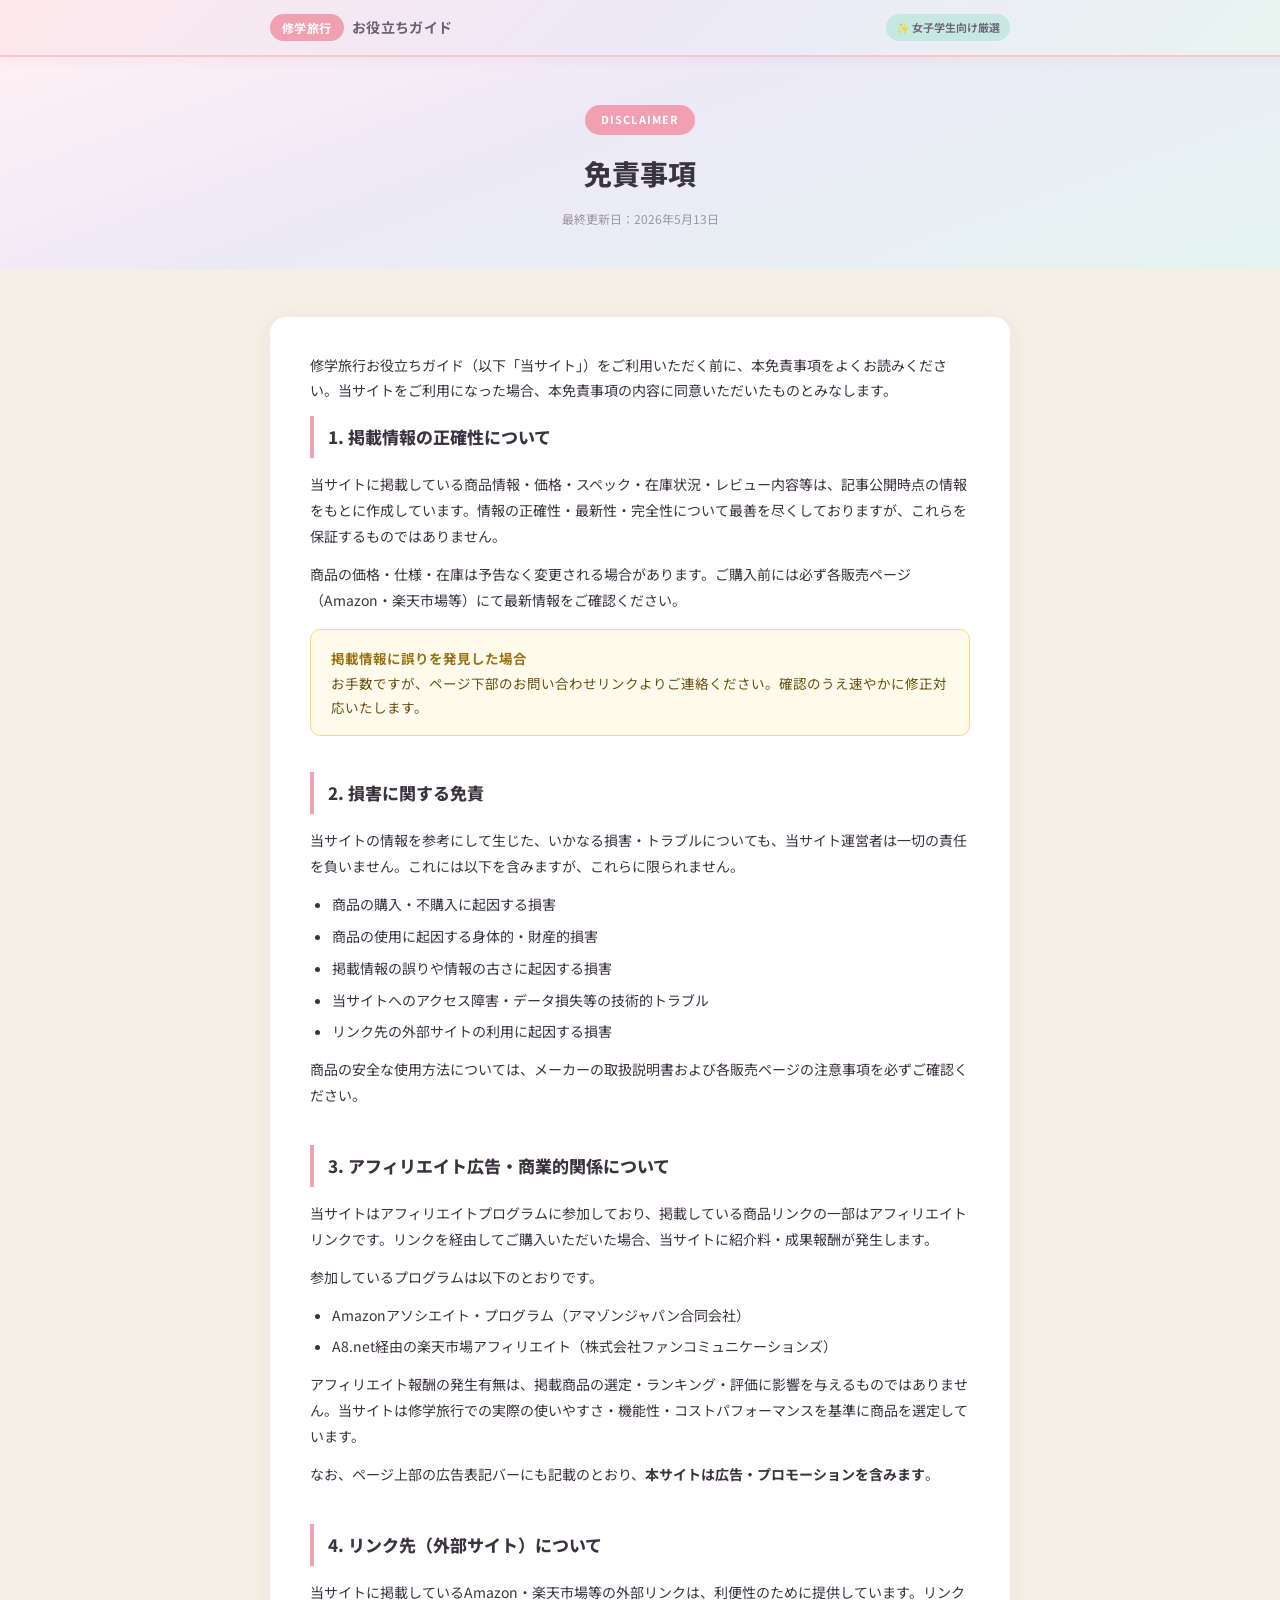
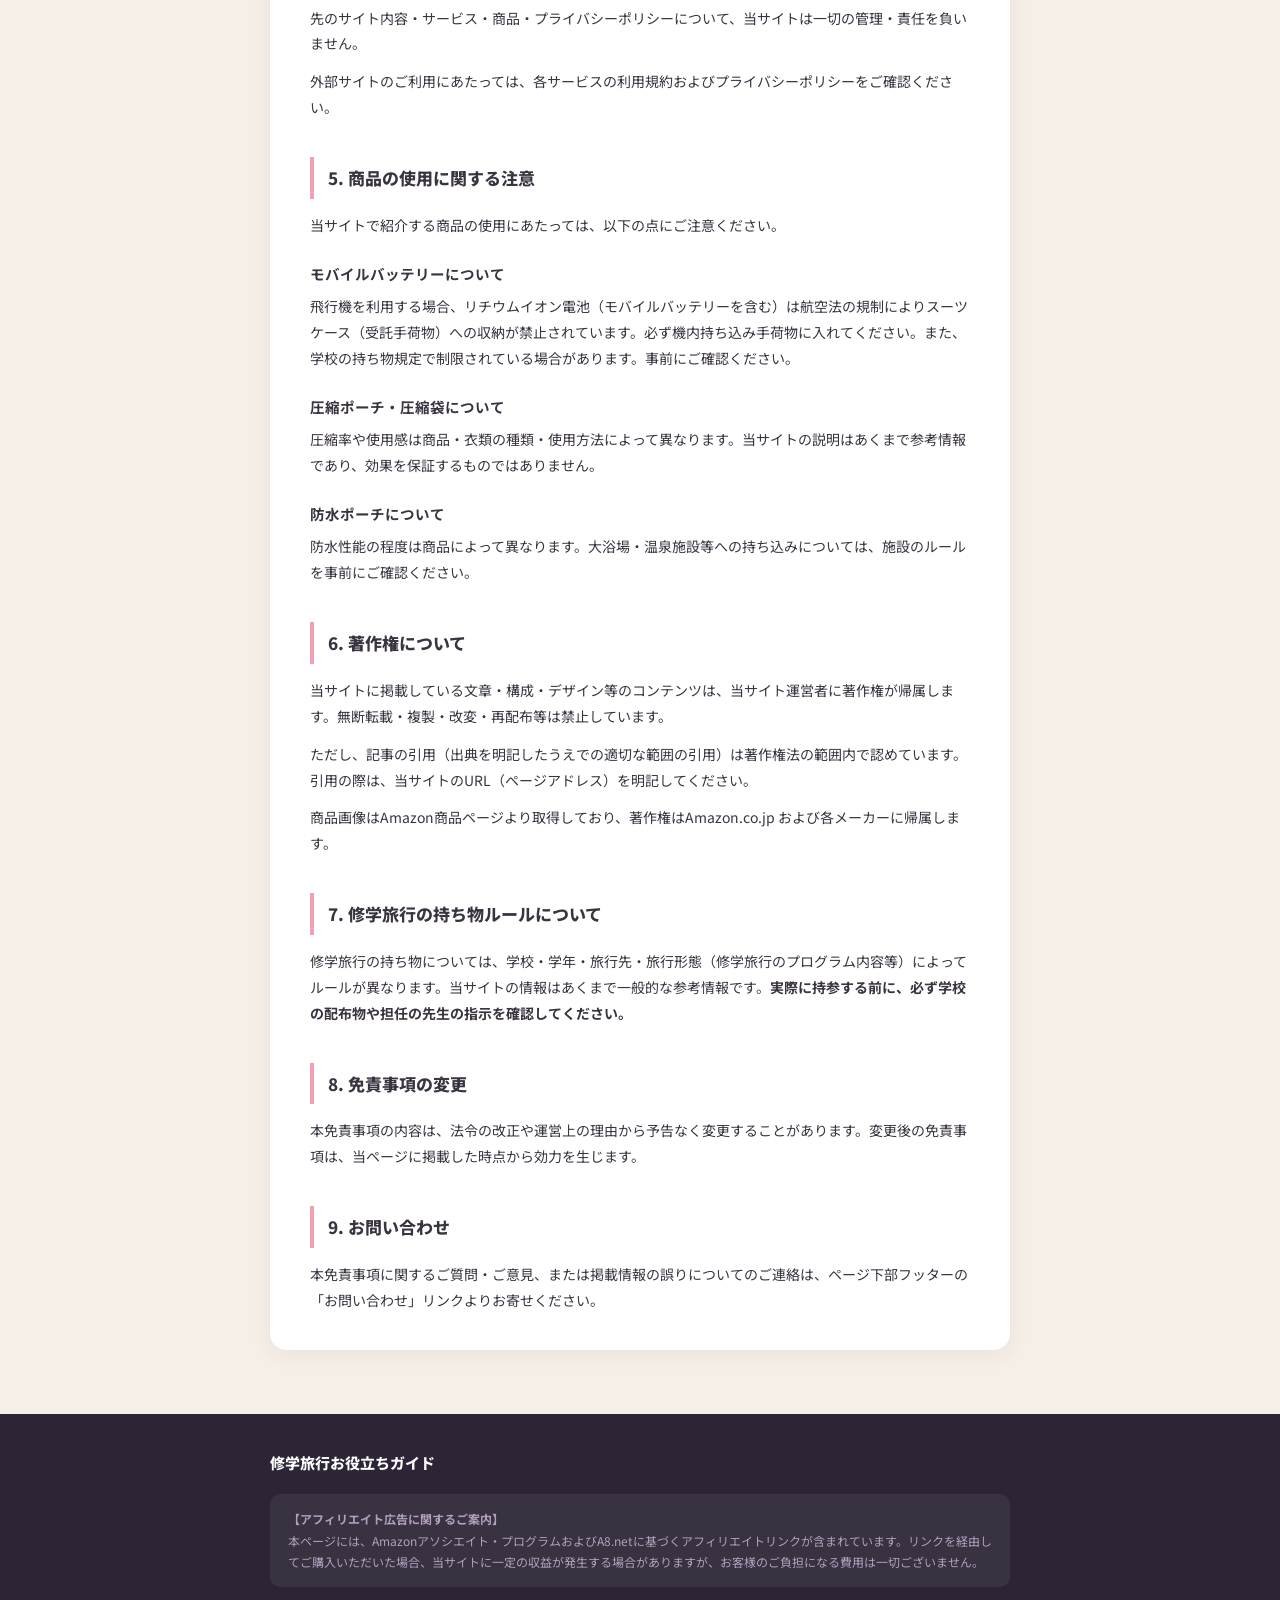
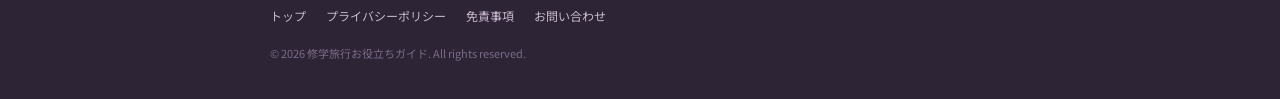
<file: disclaimer.html>
<!DOCTYPE html>
<html lang="ja">
<head>
  <meta charset="UTF-8">
  <meta name="viewport" content="width=device-width, initial-scale=1.0">
  <meta name="description" content="修学旅行お役立ちガイドの免責事項ページです。掲載情報の正確性、アフィリエイトリンク、著作権、リンク先に関する免責内容を説明しています。">
  <title>免責事項｜修学旅行お役立ちガイド</title>
  <link rel="stylesheet" href="style.css">
  <link rel="preconnect" href="https://fonts.googleapis.com">
  <link rel="preconnect" href="https://fonts.gstatic.com" crossorigin>
  <link href="https://fonts.googleapis.com/css2?family=Noto+Sans+JP:wght@400;600;700;800&display=swap" rel="stylesheet">
  <style>
    /* ===== Static Page Styles ===== */
    .static-hero {
      background: linear-gradient(160deg, #fff0f4 0%, #ede9f7 40%, #e4f4f0 100%);
      padding: 48px 0 40px;
      text-align: center;
    }
    .static-hero .page-label {
      display: inline-block;
      background: var(--pink-dark);
      color: white;
      font-size: 11px;
      font-weight: 700;
      letter-spacing: 0.1em;
      padding: 5px 16px;
      border-radius: 20px;
      margin-bottom: 14px;
    }
    .static-hero h1 {
      font-size: clamp(20px, 4vw, 28px);
      font-weight: 800;
      color: var(--text-dark);
    }
    .static-hero .update-date {
      font-size: 12px;
      color: var(--text-light);
      margin-top: 10px;
    }
    .static-content {
      background: var(--beige);
      padding: 48px 0 64px;
    }
    .static-inner {
      background: white;
      border-radius: var(--radius);
      padding: 36px 40px;
      box-shadow: var(--shadow);
    }
    .static-inner h2 {
      font-size: 17px;
      font-weight: 800;
      color: var(--text-dark);
      border-left: 4px solid var(--pink-dark);
      padding: 6px 0 6px 14px;
      margin: 36px 0 14px;
    }
    .static-inner h2:first-of-type { margin-top: 0; }
    .static-inner h3 {
      font-size: 14.5px;
      font-weight: 700;
      color: var(--text-dark);
      margin: 22px 0 8px;
    }
    .static-inner p {
      font-size: 14px;
      color: var(--text-dark);
      line-height: 1.85;
      margin-bottom: 12px;
    }
    .static-inner p:last-child { margin-bottom: 0; }
    .static-inner ul, .static-inner ol {
      font-size: 14px;
      color: var(--text-dark);
      line-height: 1.85;
      padding-left: 1.6em;
      margin-bottom: 12px;
    }
    .static-inner li { margin-bottom: 6px; }
    .static-inner a { color: #c05a7a; text-decoration: underline; }
    .static-inner a:hover { color: var(--pink-dark); }
    .caution-box {
      background: #fffbec;
      border: 1.5px solid #ffd87a;
      border-radius: var(--radius-sm);
      padding: 16px 20px;
      font-size: 13.5px;
      color: #6a5010;
      line-height: 1.8;
      margin: 16px 0;
    }
    .caution-box strong { color: #9a7010; }
    @media (max-width: 600px) {
      .static-inner { padding: 24px 20px; }
      .static-inner h2 { font-size: 15px; }
    }
  </style>
</head>
<body>

  <!-- ===== Header ===== -->
  <header class="site-header">
    <div class="container">
      <div class="site-logo">
        <a href="index.html"><span>修学旅行</span>お役立ちガイド</a>
      </div>
      <div class="header-badge">✨ 女子学生向け厳選</div>
    </div>
  </header>

  <!-- ===== Hero ===== -->
  <div class="static-hero">
    <div class="container">
      <div class="page-label">DISCLAIMER</div>
      <h1>免責事項</h1>
      <p class="update-date">最終更新日：2026年5月13日</p>
    </div>
  </div>

  <!-- ===== Content ===== -->
  <div class="static-content">
    <div class="container">
      <div class="static-inner">

        <p>修学旅行お役立ちガイド（以下「当サイト」）をご利用いただく前に、本免責事項をよくお読みください。当サイトをご利用になった場合、本免責事項の内容に同意いただいたものとみなします。</p>

        <h2>1. 掲載情報の正確性について</h2>
        <p>当サイトに掲載している商品情報・価格・スペック・在庫状況・レビュー内容等は、記事公開時点の情報をもとに作成しています。情報の正確性・最新性・完全性について最善を尽くしておりますが、これらを保証するものではありません。</p>
        <p>商品の価格・仕様・在庫は予告なく変更される場合があります。ご購入前には必ず各販売ページ（Amazon・楽天市場等）にて最新情報をご確認ください。</p>
        <div class="caution-box">
          <strong>掲載情報に誤りを発見した場合</strong><br>
          お手数ですが、ページ下部のお問い合わせリンクよりご連絡ください。確認のうえ速やかに修正対応いたします。
        </div>

        <h2>2. 損害に関する免責</h2>
        <p>当サイトの情報を参考にして生じた、いかなる損害・トラブルについても、当サイト運営者は一切の責任を負いません。これには以下を含みますが、これらに限られません。</p>
        <ul>
          <li>商品の購入・不購入に起因する損害</li>
          <li>商品の使用に起因する身体的・財産的損害</li>
          <li>掲載情報の誤りや情報の古さに起因する損害</li>
          <li>当サイトへのアクセス障害・データ損失等の技術的トラブル</li>
          <li>リンク先の外部サイトの利用に起因する損害</li>
        </ul>
        <p>商品の安全な使用方法については、メーカーの取扱説明書および各販売ページの注意事項を必ずご確認ください。</p>

        <h2>3. アフィリエイト広告・商業的関係について</h2>
        <p>当サイトはアフィリエイトプログラムに参加しており、掲載している商品リンクの一部はアフィリエイトリンクです。リンクを経由してご購入いただいた場合、当サイトに紹介料・成果報酬が発生します。</p>
        <p>参加しているプログラムは以下のとおりです。</p>
        <ul>
          <li>Amazonアソシエイト・プログラム（アマゾンジャパン合同会社）</li>
          <li>A8.net経由の楽天市場アフィリエイト（株式会社ファンコミュニケーションズ）</li>
        </ul>
        <p>アフィリエイト報酬の発生有無は、掲載商品の選定・ランキング・評価に影響を与えるものではありません。当サイトは修学旅行での実際の使いやすさ・機能性・コストパフォーマンスを基準に商品を選定しています。</p>
        <p>なお、ページ上部の広告表記バーにも記載のとおり、<strong>本サイトは広告・プロモーションを含みます</strong>。</p>

        <h2>4. リンク先（外部サイト）について</h2>
        <p>当サイトに掲載しているAmazon・楽天市場等の外部リンクは、利便性のために提供しています。リンク先のサイト内容・サービス・商品・プライバシーポリシーについて、当サイトは一切の管理・責任を負いません。</p>
        <p>外部サイトのご利用にあたっては、各サービスの利用規約およびプライバシーポリシーをご確認ください。</p>

        <h2>5. 商品の使用に関する注意</h2>
        <p>当サイトで紹介する商品の使用にあたっては、以下の点にご注意ください。</p>

        <h3>モバイルバッテリーについて</h3>
        <p>飛行機を利用する場合、リチウムイオン電池（モバイルバッテリーを含む）は航空法の規制によりスーツケース（受託手荷物）への収納が禁止されています。必ず機内持ち込み手荷物に入れてください。また、学校の持ち物規定で制限されている場合があります。事前にご確認ください。</p>

        <h3>圧縮ポーチ・圧縮袋について</h3>
        <p>圧縮率や使用感は商品・衣類の種類・使用方法によって異なります。当サイトの説明はあくまで参考情報であり、効果を保証するものではありません。</p>

        <h3>防水ポーチについて</h3>
        <p>防水性能の程度は商品によって異なります。大浴場・温泉施設等への持ち込みについては、施設のルールを事前にご確認ください。</p>

        <h2>6. 著作権について</h2>
        <p>当サイトに掲載している文章・構成・デザイン等のコンテンツは、当サイト運営者に著作権が帰属します。無断転載・複製・改変・再配布等は禁止しています。</p>
        <p>ただし、記事の引用（出典を明記したうえでの適切な範囲の引用）は著作権法の範囲内で認めています。引用の際は、当サイトのURL（ページアドレス）を明記してください。</p>
        <p>商品画像はAmazon商品ページより取得しており、著作権はAmazon.co.jp および各メーカーに帰属します。</p>

        <h2>7. 修学旅行の持ち物ルールについて</h2>
        <p>修学旅行の持ち物については、学校・学年・旅行先・旅行形態（修学旅行のプログラム内容等）によってルールが異なります。当サイトの情報はあくまで一般的な参考情報です。<strong>実際に持参する前に、必ず学校の配布物や担任の先生の指示を確認してください。</strong></p>

        <h2>8. 免責事項の変更</h2>
        <p>本免責事項の内容は、法令の改正や運営上の理由から予告なく変更することがあります。変更後の免責事項は、当ページに掲載した時点から効力を生じます。</p>

        <h2>9. お問い合わせ</h2>
        <p>本免責事項に関するご質問・ご意見、または掲載情報の誤りについてのご連絡は、ページ下部フッターの「お問い合わせ」リンクよりお寄せください。</p>

      </div>
    </div>
  </div>

  <!-- ===== Footer ===== -->
  <footer class="site-footer">
    <div class="container">
      <div class="footer-inner">
        <div class="footer-logo">修学旅行お役立ちガイド</div>
        <div class="footer-disclaimer">
          <strong>【アフィリエイト広告に関するご案内】</strong><br>
          本ページには、Amazonアソシエイト・プログラムおよびA8.netに基づくアフィリエイトリンクが含まれています。リンクを経由してご購入いただいた場合、当サイトに一定の収益が発生する場合がありますが、お客様のご負担になる費用は一切ございません。
        </div>
        <div class="footer-links">
          <a href="index.html">トップ</a>
          <a href="privacy-policy.html">プライバシーポリシー</a>
          <a href="disclaimer.html">免責事項</a>
          <a href="#">お問い合わせ</a>
        </div>
        <div class="footer-copy">&copy; 2026 修学旅行お役立ちガイド. All rights reserved.</div>
      </div>
    </div>
  </footer>

</body>
</html>
</file>
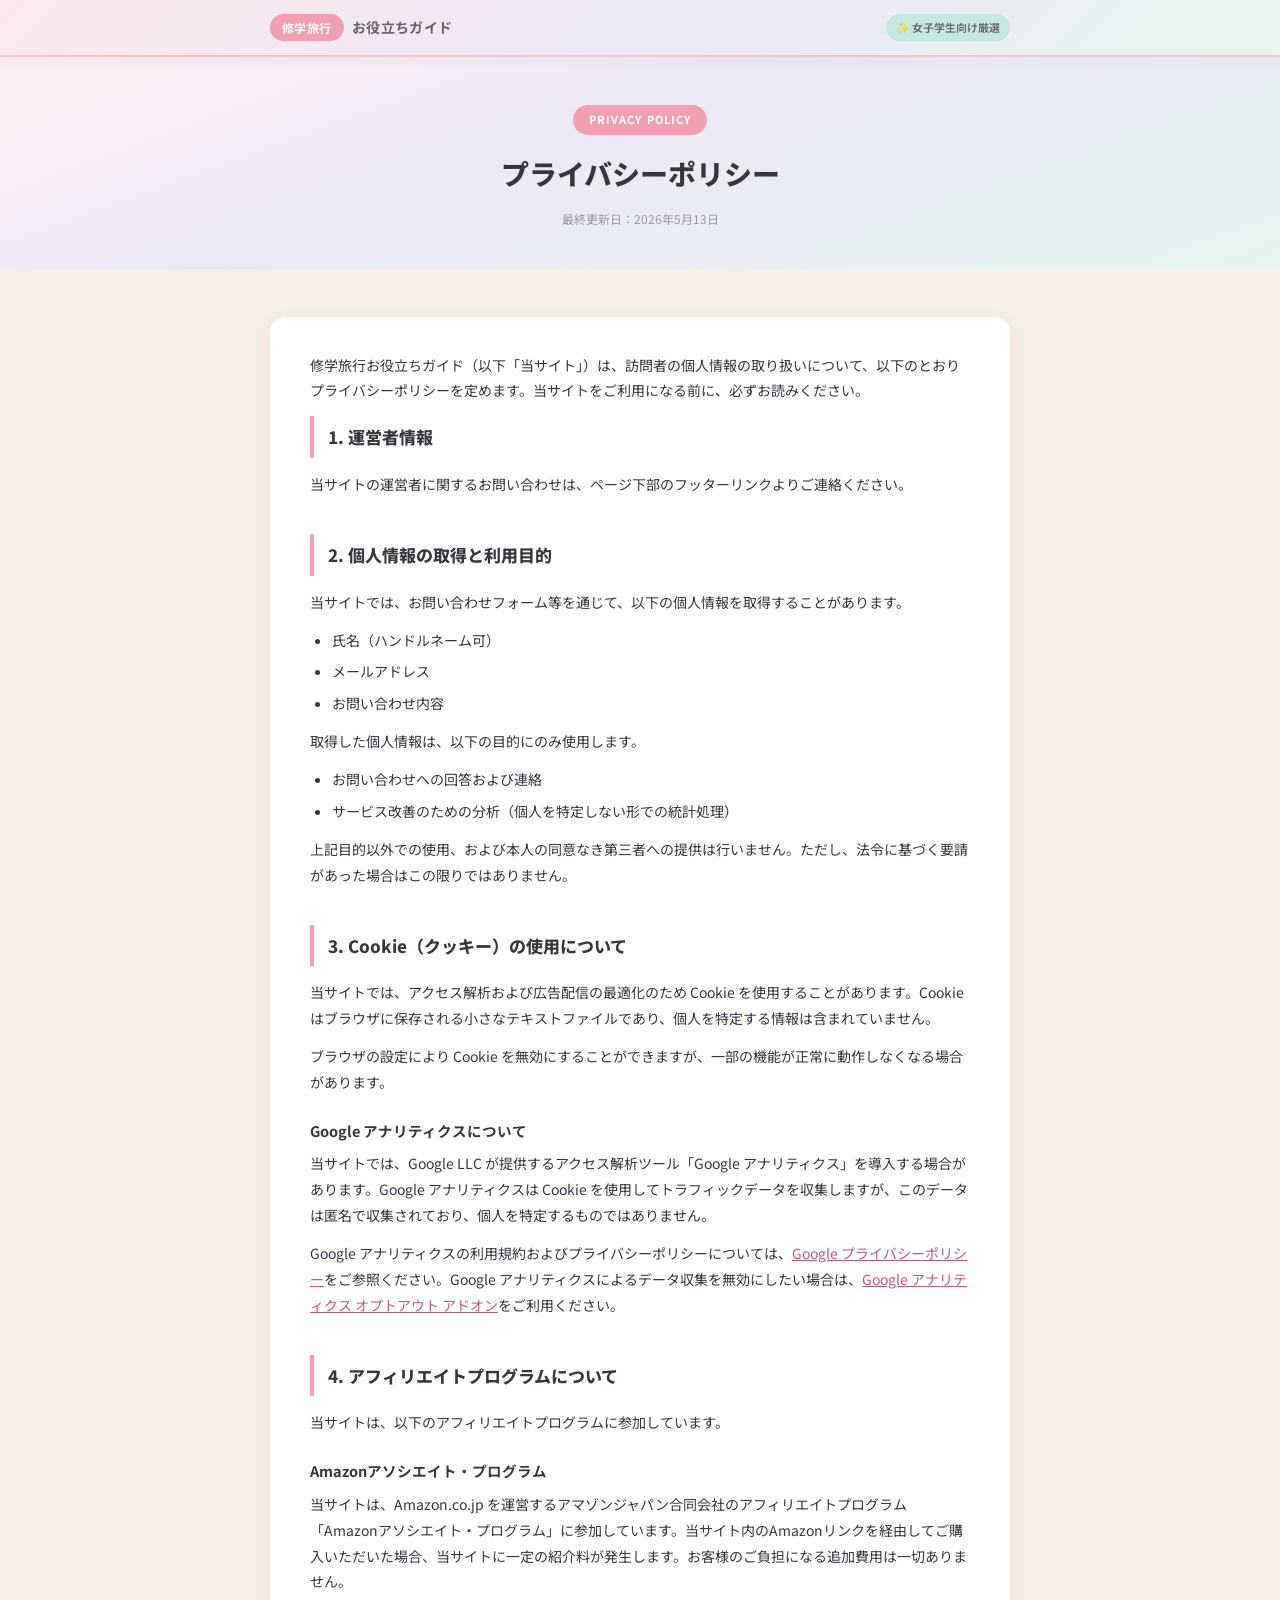
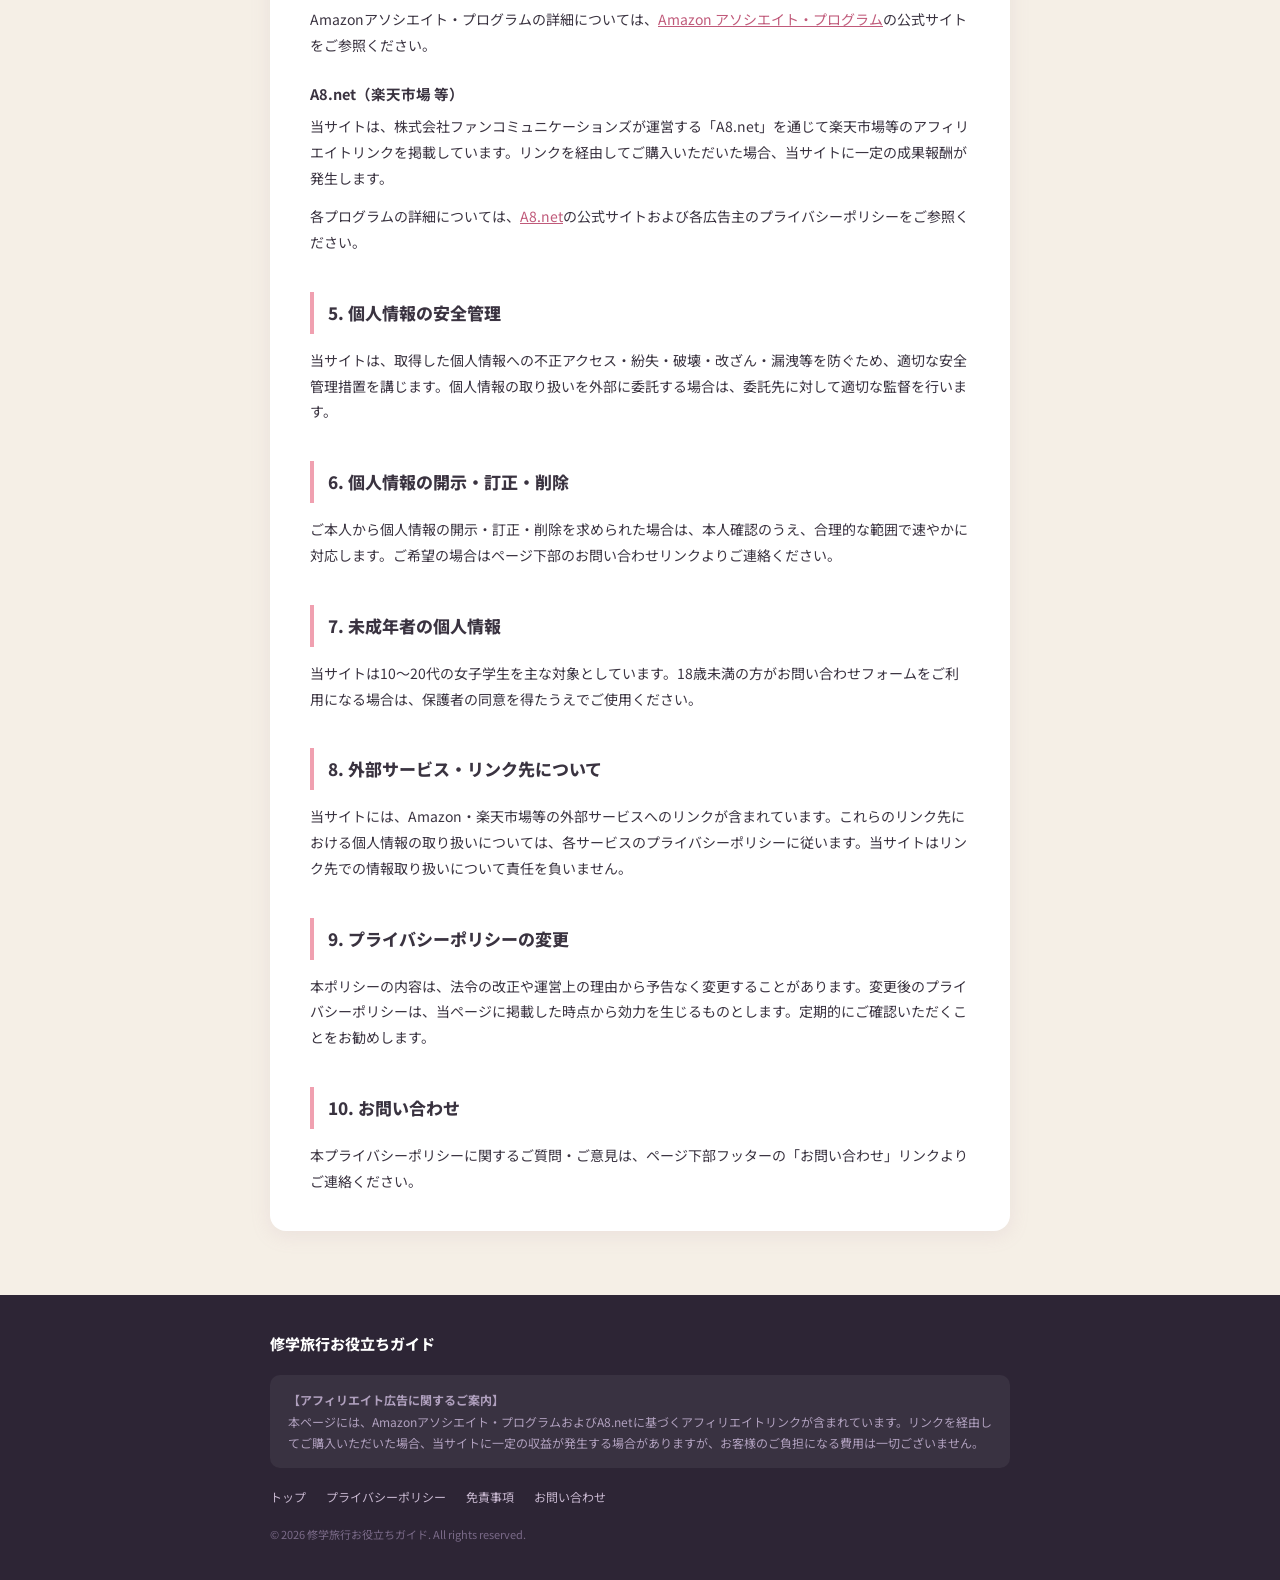
<file: privacy-policy.html>
<!DOCTYPE html>
<html lang="ja">
<head>
  <meta charset="UTF-8">
  <meta name="viewport" content="width=device-width, initial-scale=1.0">
  <meta name="description" content="修学旅行お役立ちガイドのプライバシーポリシーページです。個人情報の取り扱い、Cookie（クッキー）の使用、アフィリエイトプログラムについて説明しています。">
  <title>プライバシーポリシー｜修学旅行お役立ちガイド</title>
  <link rel="stylesheet" href="style.css">
  <link rel="preconnect" href="https://fonts.googleapis.com">
  <link rel="preconnect" href="https://fonts.gstatic.com" crossorigin>
  <link href="https://fonts.googleapis.com/css2?family=Noto+Sans+JP:wght@400;600;700;800&display=swap" rel="stylesheet">
  <style>
    /* ===== Static Page Styles ===== */
    .static-hero {
      background: linear-gradient(160deg, #fff0f4 0%, #ede9f7 40%, #e4f4f0 100%);
      padding: 48px 0 40px;
      text-align: center;
    }
    .static-hero .page-label {
      display: inline-block;
      background: var(--pink-dark);
      color: white;
      font-size: 11px;
      font-weight: 700;
      letter-spacing: 0.1em;
      padding: 5px 16px;
      border-radius: 20px;
      margin-bottom: 14px;
    }
    .static-hero h1 {
      font-size: clamp(20px, 4vw, 28px);
      font-weight: 800;
      color: var(--text-dark);
    }
    .static-hero .update-date {
      font-size: 12px;
      color: var(--text-light);
      margin-top: 10px;
    }
    .static-content {
      background: var(--beige);
      padding: 48px 0 64px;
    }
    .static-inner {
      background: white;
      border-radius: var(--radius);
      padding: 36px 40px;
      box-shadow: var(--shadow);
    }
    .static-inner h2 {
      font-size: 17px;
      font-weight: 800;
      color: var(--text-dark);
      border-left: 4px solid var(--pink-dark);
      padding: 6px 0 6px 14px;
      margin: 36px 0 14px;
    }
    .static-inner h2:first-of-type { margin-top: 0; }
    .static-inner h3 {
      font-size: 14.5px;
      font-weight: 700;
      color: var(--text-dark);
      margin: 22px 0 8px;
    }
    .static-inner p {
      font-size: 14px;
      color: var(--text-dark);
      line-height: 1.85;
      margin-bottom: 12px;
    }
    .static-inner p:last-child { margin-bottom: 0; }
    .static-inner ul, .static-inner ol {
      font-size: 14px;
      color: var(--text-dark);
      line-height: 1.85;
      padding-left: 1.6em;
      margin-bottom: 12px;
    }
    .static-inner li { margin-bottom: 6px; }
    .static-inner a { color: #c05a7a; text-decoration: underline; }
    .static-inner a:hover { color: var(--pink-dark); }
    .info-box {
      background: var(--beige);
      border-radius: var(--radius-sm);
      padding: 16px 20px;
      font-size: 13.5px;
      color: var(--text-mid);
      line-height: 1.8;
      margin-top: 8px;
    }
    .info-box dt {
      font-weight: 700;
      color: var(--text-dark);
      margin-top: 8px;
    }
    .info-box dt:first-child { margin-top: 0; }
    .info-box dd { margin-left: 1em; }
    .section-divider {
      border: none;
      border-top: 1px solid var(--beige-dark);
      margin: 32px 0;
    }
    @media (max-width: 600px) {
      .static-inner { padding: 24px 20px; }
      .static-inner h2 { font-size: 15px; }
    }
  </style>
</head>
<body>

  <!-- ===== Header ===== -->
  <header class="site-header">
    <div class="container">
      <div class="site-logo">
        <a href="index.html"><span>修学旅行</span>お役立ちガイド</a>
      </div>
      <div class="header-badge">✨ 女子学生向け厳選</div>
    </div>
  </header>

  <!-- ===== Hero ===== -->
  <div class="static-hero">
    <div class="container">
      <div class="page-label">PRIVACY POLICY</div>
      <h1>プライバシーポリシー</h1>
      <p class="update-date">最終更新日：2026年5月13日</p>
    </div>
  </div>

  <!-- ===== Content ===== -->
  <div class="static-content">
    <div class="container">
      <div class="static-inner">

        <p>修学旅行お役立ちガイド（以下「当サイト」）は、訪問者の個人情報の取り扱いについて、以下のとおりプライバシーポリシーを定めます。当サイトをご利用になる前に、必ずお読みください。</p>

        <h2>1. 運営者情報</h2>
        <p>当サイトの運営者に関するお問い合わせは、ページ下部のフッターリンクよりご連絡ください。</p>

        <h2>2. 個人情報の取得と利用目的</h2>
        <p>当サイトでは、お問い合わせフォーム等を通じて、以下の個人情報を取得することがあります。</p>
        <ul>
          <li>氏名（ハンドルネーム可）</li>
          <li>メールアドレス</li>
          <li>お問い合わせ内容</li>
        </ul>
        <p>取得した個人情報は、以下の目的にのみ使用します。</p>
        <ul>
          <li>お問い合わせへの回答および連絡</li>
          <li>サービス改善のための分析（個人を特定しない形での統計処理）</li>
        </ul>
        <p>上記目的以外での使用、および本人の同意なき第三者への提供は行いません。ただし、法令に基づく要請があった場合はこの限りではありません。</p>

        <h2>3. Cookie（クッキー）の使用について</h2>
        <p>当サイトでは、アクセス解析および広告配信の最適化のため Cookie を使用することがあります。Cookie はブラウザに保存される小さなテキストファイルであり、個人を特定する情報は含まれていません。</p>
        <p>ブラウザの設定により Cookie を無効にすることができますが、一部の機能が正常に動作しなくなる場合があります。</p>

        <h3>Google アナリティクスについて</h3>
        <p>当サイトでは、Google LLC が提供するアクセス解析ツール「Google アナリティクス」を導入する場合があります。Google アナリティクスは Cookie を使用してトラフィックデータを収集しますが、このデータは匿名で収集されており、個人を特定するものではありません。</p>
        <p>Google アナリティクスの利用規約およびプライバシーポリシーについては、<a href="https://policies.google.com/privacy" target="_blank" rel="noopener noreferrer">Google プライバシーポリシー</a>をご参照ください。Google アナリティクスによるデータ収集を無効にしたい場合は、<a href="https://tools.google.com/dlpage/gaoptout" target="_blank" rel="noopener noreferrer">Google アナリティクス オプトアウト アドオン</a>をご利用ください。</p>

        <h2>4. アフィリエイトプログラムについて</h2>
        <p>当サイトは、以下のアフィリエイトプログラムに参加しています。</p>

        <h3>Amazonアソシエイト・プログラム</h3>
        <p>当サイトは、Amazon.co.jp を運営するアマゾンジャパン合同会社のアフィリエイトプログラム「Amazonアソシエイト・プログラム」に参加しています。当サイト内のAmazonリンクを経由してご購入いただいた場合、当サイトに一定の紹介料が発生します。お客様のご負担になる追加費用は一切ありません。</p>
        <p>Amazonアソシエイト・プログラムの詳細については、<a href="https://affiliate.amazon.co.jp/" target="_blank" rel="noopener noreferrer">Amazon アソシエイト・プログラム</a>の公式サイトをご参照ください。</p>

        <h3>A8.net（楽天市場 等）</h3>
        <p>当サイトは、株式会社ファンコミュニケーションズが運営する「A8.net」を通じて楽天市場等のアフィリエイトリンクを掲載しています。リンクを経由してご購入いただいた場合、当サイトに一定の成果報酬が発生します。</p>
        <p>各プログラムの詳細については、<a href="https://www.a8.net/" target="_blank" rel="noopener noreferrer">A8.net</a>の公式サイトおよび各広告主のプライバシーポリシーをご参照ください。</p>

        <h2>5. 個人情報の安全管理</h2>
        <p>当サイトは、取得した個人情報への不正アクセス・紛失・破壊・改ざん・漏洩等を防ぐため、適切な安全管理措置を講じます。個人情報の取り扱いを外部に委託する場合は、委託先に対して適切な監督を行います。</p>

        <h2>6. 個人情報の開示・訂正・削除</h2>
        <p>ご本人から個人情報の開示・訂正・削除を求められた場合は、本人確認のうえ、合理的な範囲で速やかに対応します。ご希望の場合はページ下部のお問い合わせリンクよりご連絡ください。</p>

        <h2>7. 未成年者の個人情報</h2>
        <p>当サイトは10〜20代の女子学生を主な対象としています。18歳未満の方がお問い合わせフォームをご利用になる場合は、保護者の同意を得たうえでご使用ください。</p>

        <h2>8. 外部サービス・リンク先について</h2>
        <p>当サイトには、Amazon・楽天市場等の外部サービスへのリンクが含まれています。これらのリンク先における個人情報の取り扱いについては、各サービスのプライバシーポリシーに従います。当サイトはリンク先での情報取り扱いについて責任を負いません。</p>

        <h2>9. プライバシーポリシーの変更</h2>
        <p>本ポリシーの内容は、法令の改正や運営上の理由から予告なく変更することがあります。変更後のプライバシーポリシーは、当ページに掲載した時点から効力を生じるものとします。定期的にご確認いただくことをお勧めします。</p>

        <h2>10. お問い合わせ</h2>
        <p>本プライバシーポリシーに関するご質問・ご意見は、ページ下部フッターの「お問い合わせ」リンクよりご連絡ください。</p>

      </div>
    </div>
  </div>

  <!-- ===== Footer ===== -->
  <footer class="site-footer">
    <div class="container">
      <div class="footer-inner">
        <div class="footer-logo">修学旅行お役立ちガイド</div>
        <div class="footer-disclaimer">
          <strong>【アフィリエイト広告に関するご案内】</strong><br>
          本ページには、Amazonアソシエイト・プログラムおよびA8.netに基づくアフィリエイトリンクが含まれています。リンクを経由してご購入いただいた場合、当サイトに一定の収益が発生する場合がありますが、お客様のご負担になる費用は一切ございません。
        </div>
        <div class="footer-links">
          <a href="index.html">トップ</a>
          <a href="privacy-policy.html">プライバシーポリシー</a>
          <a href="disclaimer.html">免責事項</a>
          <a href="#">お問い合わせ</a>
        </div>
        <div class="footer-copy">&copy; 2026 修学旅行お役立ちガイド. All rights reserved.</div>
      </div>
    </div>
  </footer>

</body>
</html>
</file>
<file: style.css>
/* ===== CSS Variables ===== */
:root {
  --pink: #f9c6d0;
  --pink-dark: #f0a0b0;
  --pink-light: #fde8ec;
  --lavender: #d8cfee;
  --lavender-light: #ede9f7;
  --mint: #c5e8e0;
  --mint-dark: #8ecfc3;
  --beige: #f5efe6;
  --beige-dark: #e8ddd0;
  --white: #ffffff;
  --text-dark: #3a3340;
  --text-mid: #6b5f72;
  --text-light: #9e94a6;
  --shadow: 0 4px 20px rgba(180, 140, 160, 0.15);
  --shadow-hover: 0 8px 30px rgba(180, 140, 160, 0.25);
  --radius: 16px;
  --radius-sm: 10px;
}

/* ===== Reset & Base ===== */
*, *::before, *::after { box-sizing: border-box; margin: 0; padding: 0; }

html { scroll-behavior: smooth; }

body {
  font-family: 'Hiragino Kaku Gothic ProN', 'Hiragino Sans', 'Noto Sans JP', 'Yu Gothic', sans-serif;
  background: var(--white);
  color: var(--text-dark);
  line-height: 1.75;
  font-size: 15px;
}

a { color: inherit; text-decoration: none; }
img { max-width: 100%; display: block; }

/* ===== Layout ===== */
.container {
  max-width: 780px;
  margin: 0 auto;
  padding: 0 20px;
}

/* ===== Ad Disclosure ===== */
.ad-disclosure {
  background: #fff8e7;
  border-bottom: 1px solid #f0d080;
  color: #7a6020;
  font-size: 12px;
  text-align: center;
  padding: 7px 16px;
  letter-spacing: 0.02em;
}

.ad-disclosure-icon {
  margin-right: 4px;
}

/* ===== Ranking Note ===== */
.ranking-note {
  font-size: 12px;
  color: var(--text-light);
  background: var(--beige);
  border-left: 3px solid var(--pink-dark);
  border-radius: 0 var(--radius-sm) var(--radius-sm) 0;
  padding: 8px 14px;
  margin-bottom: 20px;
  line-height: 1.6;
}

/* ===== Header ===== */
.site-header {
  background: linear-gradient(135deg, var(--pink-light) 0%, var(--lavender-light) 50%, #e8f4f0 100%);
  padding: 14px 0;
  border-bottom: 2px solid var(--pink);
  position: sticky;
  top: 0;
  z-index: 100;
  box-shadow: 0 2px 12px rgba(180,140,160,0.12);
}

.site-header .container {
  display: flex;
  align-items: center;
  justify-content: space-between;
  flex-wrap: wrap;
  gap: 8px;
}

.site-logo {
  font-size: 14px;
  font-weight: 700;
  color: var(--text-mid);
  letter-spacing: 0.03em;
}

.site-logo span {
  display: inline-block;
  background: var(--pink-dark);
  color: white;
  border-radius: 20px;
  padding: 3px 12px;
  font-size: 12px;
  margin-right: 8px;
}

.header-badge {
  font-size: 11px;
  background: var(--mint);
  color: var(--text-mid);
  padding: 4px 10px;
  border-radius: 20px;
  font-weight: 600;
}

/* ===== Hero ===== */
.hero {
  background: linear-gradient(160deg, #fff0f4 0%, #ede9f7 40%, #e4f4f0 100%);
  padding: 56px 0 48px;
  text-align: center;
  position: relative;
  overflow: hidden;
}

.hero::before {
  content: '';
  position: absolute;
  top: -60px; right: -60px;
  width: 220px; height: 220px;
  background: radial-gradient(circle, var(--pink) 0%, transparent 70%);
  opacity: 0.4;
}

.hero::after {
  content: '';
  position: absolute;
  bottom: -40px; left: -40px;
  width: 180px; height: 180px;
  background: radial-gradient(circle, var(--mint) 0%, transparent 70%);
  opacity: 0.5;
}

.hero-tag {
  display: inline-block;
  background: var(--pink-dark);
  color: white;
  font-size: 11px;
  font-weight: 700;
  letter-spacing: 0.08em;
  padding: 5px 16px;
  border-radius: 20px;
  margin-bottom: 18px;
}

.hero h1 {
  font-size: clamp(22px, 5vw, 32px);
  font-weight: 800;
  color: var(--text-dark);
  line-height: 1.45;
  margin-bottom: 16px;
  position: relative;
  z-index: 1;
}

.hero h1 em {
  font-style: normal;
  color: #c05a7a;
  background: linear-gradient(to bottom, transparent 60%, #ffc2ce 60%);
}

.hero-desc {
  font-size: 14px;
  color: var(--text-mid);
  max-width: 520px;
  margin: 0 auto 28px;
  position: relative;
  z-index: 1;
}

.hero-meta {
  display: flex;
  justify-content: center;
  gap: 20px;
  flex-wrap: wrap;
  position: relative;
  z-index: 1;
}

.hero-meta-item {
  background: white;
  border: 1.5px solid var(--pink);
  border-radius: 30px;
  padding: 6px 18px;
  font-size: 12px;
  color: var(--text-mid);
  font-weight: 600;
}

/* ===== Intro Section ===== */
.section-intro {
  background: var(--beige);
  padding: 48px 0;
}

.section-intro .intro-box {
  background: white;
  border-radius: var(--radius);
  padding: 28px 30px;
  border-left: 5px solid var(--pink-dark);
  box-shadow: var(--shadow);
}

.section-intro .intro-box p {
  margin-bottom: 12px;
  font-size: 14.5px;
  color: var(--text-dark);
}

.section-intro .intro-box p:last-child { margin-bottom: 0; }

.pain-points {
  margin-top: 20px;
  display: flex;
  flex-direction: column;
  gap: 10px;
}

.pain-point {
  display: flex;
  align-items: center;
  gap: 12px;
  background: var(--pink-light);
  border-radius: var(--radius-sm);
  padding: 12px 16px;
  font-size: 14px;
  font-weight: 600;
  color: var(--text-dark);
}

.pain-point-icon {
  font-size: 20px;
  flex-shrink: 0;
}

/* ===== Section Titles ===== */
.section-title {
  text-align: center;
  margin-bottom: 36px;
}

.section-title .label {
  display: inline-block;
  font-size: 11px;
  font-weight: 700;
  letter-spacing: 0.1em;
  text-transform: uppercase;
  color: var(--pink-dark);
  background: var(--pink-light);
  padding: 4px 14px;
  border-radius: 20px;
  margin-bottom: 10px;
}

.section-title h2 {
  font-size: clamp(20px, 4vw, 26px);
  font-weight: 800;
  color: var(--text-dark);
  line-height: 1.4;
}

.section-title h2 span {
  color: #c05a7a;
}

/* ===== How to Choose ===== */
.section-howto {
  background: var(--lavender-light);
  padding: 56px 0;
}

.howto-grid {
  display: grid;
  grid-template-columns: repeat(auto-fit, minmax(200px, 1fr));
  gap: 18px;
}

.howto-card {
  background: white;
  border-radius: var(--radius);
  padding: 24px 20px;
  text-align: center;
  box-shadow: var(--shadow);
  transition: transform 0.3s ease, box-shadow 0.3s ease;
}

.howto-card:hover {
  transform: translateY(-4px);
  box-shadow: var(--shadow-hover);
}

.howto-icon {
  font-size: 36px;
  margin-bottom: 12px;
  display: block;
}

.howto-card h3 {
  font-size: 14px;
  font-weight: 800;
  color: var(--text-dark);
  margin-bottom: 8px;
}

.howto-card p {
  font-size: 12.5px;
  color: var(--text-mid);
  line-height: 1.65;
}

/* ===== Ranking Section ===== */
.section-ranking {
  background: var(--white);
  padding: 60px 0;
}

.ranking-list {
  display: flex;
  flex-direction: column;
  gap: 36px;
}

/* ===== Product Card ===== */
.product-card {
  border-radius: 20px;
  overflow: hidden;
  box-shadow: var(--shadow);
  background: white;
  transition: transform 0.3s ease, box-shadow 0.3s ease;
  opacity: 0;
  transform: translateY(30px);
  transition: opacity 0.6s ease, transform 0.6s ease, box-shadow 0.3s ease;
}

.product-card.visible {
  opacity: 1;
  transform: translateY(0);
}

.product-card:hover {
  box-shadow: var(--shadow-hover);
}

.product-card-header {
  padding: 20px 24px 16px;
  display: flex;
  align-items: center;
  gap: 16px;
}

.rank-badge {
  flex-shrink: 0;
  width: 54px;
  height: 54px;
  border-radius: 50%;
  display: flex;
  flex-direction: column;
  align-items: center;
  justify-content: center;
  font-weight: 800;
  box-shadow: 0 3px 10px rgba(0,0,0,0.12);
}

.rank-badge .rank-label {
  font-size: 9px;
  letter-spacing: 0.05em;
  font-weight: 700;
  opacity: 0.85;
}

.rank-badge .rank-num {
  font-size: 22px;
  line-height: 1;
}

/* Rank badge colors — バッジ専用。product-card には適用しない */
.rank-badge.rank-1 { background: linear-gradient(135deg, #ffe066, #ffb830); color: white; }
.rank-badge.rank-2 { background: linear-gradient(135deg, #d8e4ec, #9fb8c8); color: white; }
.rank-badge.rank-3 { background: linear-gradient(135deg, #ffcba4, #e8a06a); color: white; }
.rank-badge.rank-4 { background: linear-gradient(135deg, var(--lavender), #b8adda); color: white; }
.rank-badge.rank-5 { background: linear-gradient(135deg, var(--mint), var(--mint-dark)); color: white; }

/* Card accent borders */
.rank-1 .product-card-header { border-bottom: 3px solid #ffb830; }
.rank-2 .product-card-header { border-bottom: 3px solid #9fb8c8; }
.rank-3 .product-card-header { border-bottom: 3px solid #e8a06a; }
.rank-4 .product-card-header { border-bottom: 3px solid #b8adda; }
.rank-5 .product-card-header { border-bottom: 3px solid var(--mint-dark); }

/* Card top accent — product-card に限定して適用 */
.product-card.rank-1 { border-top: 4px solid #ffb830; }
.product-card.rank-2 { border-top: 4px solid #9fb8c8; }
.product-card.rank-3 { border-top: 4px solid #e8a06a; }
.product-card.rank-4 { border-top: 4px solid #b8adda; }
.product-card.rank-5 { border-top: 4px solid var(--mint-dark); }

/* ===== Rank Section Divider ===== */
.rank-section-divider {
  display: flex;
  align-items: center;
  gap: 12px;
  padding-bottom: 10px;
}

.rank-section-num {
  font-size: 13px;
  font-weight: 800;
  letter-spacing: 0.06em;
  color: var(--text-light);
  white-space: nowrap;
}

.rank-section-line {
  flex: 1;
  height: 1px;
  background: linear-gradient(to right, var(--beige-dark), transparent);
}

.rank-section-category {
  font-size: 11px;
  font-weight: 700;
  color: var(--text-light);
  background: var(--beige);
  padding: 3px 12px;
  border-radius: 20px;
  white-space: nowrap;
}

.product-name-wrap { flex: 1; }

.product-type-tag {
  display: inline-block;
  font-size: 10.5px;
  font-weight: 700;
  padding: 2px 10px;
  border-radius: 20px;
  margin-bottom: 5px;
}

.rank-1 .product-type-tag { background: #fff3cc; color: #a07000; }
.rank-2 .product-type-tag { background: #eceff1; color: #607d8b; }
.rank-3 .product-type-tag { background: #fff0e5; color: #c0602a; }
.rank-4 .product-type-tag { background: var(--lavender-light); color: #7960aa; }
.rank-5 .product-type-tag { background: #e8f8f4; color: #3a9e88; }

.product-name {
  font-size: 15px;
  font-weight: 800;
  color: var(--text-dark);
  line-height: 1.4;
}

.product-card-body {
  padding: 20px 24px 24px;
}

.points-title {
  font-size: 12px;
  font-weight: 700;
  color: var(--text-light);
  letter-spacing: 0.08em;
  margin-bottom: 12px;
  text-transform: uppercase;
}

.points-list {
  list-style: none;
  display: flex;
  flex-direction: column;
  gap: 10px;
  margin-bottom: 20px;
}

.points-list li {
  display: flex;
  gap: 10px;
  align-items: flex-start;
  font-size: 14px;
  color: var(--text-dark);
  line-height: 1.6;
}

.point-check {
  flex-shrink: 0;
  width: 20px;
  height: 20px;
  border-radius: 50%;
  display: flex;
  align-items: center;
  justify-content: center;
  font-size: 11px;
  font-weight: 700;
  color: white;
  margin-top: 2px;
}

.rank-1 .point-check { background: #ffb830; }
.rank-2 .point-check { background: #b0bec5; }
.rank-3 .point-check { background: #e8a06a; }
.rank-4 .point-check { background: #b8adda; }
.rank-5 .point-check { background: var(--mint-dark); }

.product-comment {
  background: var(--beige);
  border-radius: var(--radius-sm);
  padding: 12px 16px;
  font-size: 13.5px;
  color: var(--text-mid);
  margin-bottom: 20px;
  border-left: 4px solid var(--pink);
  line-height: 1.7;
}

.product-comment::before {
  content: '💬 ';
}

.btn-amazon {
  display: flex;
  align-items: center;
  justify-content: center;
  gap: 10px;
  width: 100%;
  padding: 15px 24px;
  border-radius: 50px;
  font-size: 15px;
  font-weight: 800;
  letter-spacing: 0.03em;
  cursor: pointer;
  border: none;
  transition: transform 0.2s ease, box-shadow 0.2s ease, filter 0.2s ease;
  text-decoration: none;
}

.btn-amazon:hover {
  transform: translateY(-2px);
  filter: brightness(1.05);
}

.btn-amazon:active {
  transform: translateY(0);
}

.btn-amazon-primary {
  background: linear-gradient(135deg, #ff6e8a, #e8456a);
  color: white;
  box-shadow: 0 4px 18px rgba(232, 69, 106, 0.35);
}

.btn-amazon-secondary {
  background: linear-gradient(135deg, #a89cc8, #8e7dc0);
  color: white;
  box-shadow: 0 4px 18px rgba(142, 125, 192, 0.35);
}

.btn-amazon-mint {
  background: linear-gradient(135deg, #5cc4b2, #3aafa0);
  color: white;
  box-shadow: 0 4px 18px rgba(58, 175, 160, 0.35);
}

.btn-amazon-orange {
  background: linear-gradient(135deg, #f0a060, #d97a38);
  color: white;
  box-shadow: 0 4px 18px rgba(217, 122, 56, 0.35);
}

.btn-amazon-gold {
  background: linear-gradient(135deg, #f0c040, #d4a010);
  color: white;
  box-shadow: 0 4px 18px rgba(212, 160, 16, 0.35);
}

.btn-icon {
  font-size: 18px;
}

/* ===== Summary Section ===== */
.section-summary {
  background: linear-gradient(135deg, var(--pink-light) 0%, var(--lavender-light) 50%, #e8f4f0 100%);
  padding: 60px 0;
}

.summary-table-wrap {
  background: white;
  border-radius: var(--radius);
  overflow: hidden;
  box-shadow: var(--shadow);
  margin-bottom: 36px;
}

.summary-table {
  width: 100%;
  border-collapse: collapse;
  font-size: 13.5px;
  min-width: 640px;
}

.summary-table thead {
  background: linear-gradient(90deg, var(--pink-dark), #c050a0);
  color: white;
}

.summary-table th {
  padding: 14px 16px;
  text-align: left;
  font-weight: 700;
  font-size: 12.5px;
  letter-spacing: 0.05em;
}

.summary-table td {
  padding: 14px 16px;
  border-bottom: 1px solid #f0eaf4;
  vertical-align: middle;
  color: var(--text-dark);
}

.summary-table tr:last-child td { border-bottom: none; }

.summary-table tr:nth-child(even) td { background: #fdf8ff; }

.summary-rank {
  display: inline-flex;
  align-items: center;
  justify-content: center;
  width: 28px;
  height: 28px;
  border-radius: 50%;
  font-weight: 800;
  font-size: 13px;
  color: white;
}

.summary-name { font-weight: 700; }

.summary-link {
  display: inline-block;
  background: var(--pink-light);
  color: #c05a7a;
  font-weight: 700;
  font-size: 12px;
  padding: 5px 14px;
  border-radius: 20px;
  border: 1.5px solid var(--pink-dark);
  transition: background 0.2s;
  white-space: nowrap;
}

.summary-link:hover { background: var(--pink); }

.summary-cta {
  text-align: center;
}

.summary-cta p {
  font-size: 14px;
  color: var(--text-mid);
  margin-bottom: 20px;
}

/* ===== Footer ===== */
.site-footer {
  background: #2d2535;
  color: #c8b8d0;
  padding: 36px 0;
  font-size: 12px;
}

.footer-inner {
  display: flex;
  flex-direction: column;
  gap: 18px;
}

.footer-logo {
  font-size: 15px;
  font-weight: 800;
  color: white;
}

.footer-disclaimer {
  background: rgba(255,255,255,0.06);
  border-radius: var(--radius-sm);
  padding: 14px 18px;
  line-height: 1.8;
  color: #b0a0be;
}

.footer-links {
  display: flex;
  gap: 20px;
  flex-wrap: wrap;
}

.footer-links a {
  color: #c8b8d0;
  font-size: 12px;
  transition: color 0.2s;
}

.footer-links a:hover { color: white; }

.footer-copy {
  color: #7a6a88;
  font-size: 11px;
}

/* ===== Catchcopy ===== */
.product-catchcopy {
  font-size: 15px;
  font-weight: 700;
  color: var(--text-dark);
  background: var(--pink-light);
  border-left: 4px solid var(--pink-dark);
  border-radius: 0 var(--radius-sm) var(--radius-sm) 0;
  padding: 12px 16px;
  margin-bottom: 22px;
  line-height: 1.65;
}

/* ===== Review Sections ===== */
.review-section {
  margin-bottom: 18px;
}

.review-section-label {
  display: flex;
  align-items: center;
  gap: 6px;
  font-size: 11px;
  font-weight: 700;
  letter-spacing: 0.1em;
  text-transform: uppercase;
  color: var(--text-light);
  margin-bottom: 7px;
}

.review-section-label::before {
  content: '';
  display: inline-block;
  width: 3px;
  height: 14px;
  background: var(--pink-dark);
  border-radius: 2px;
  flex-shrink: 0;
}

.review-section-label--points::before {
  background: linear-gradient(to bottom, #ffb830, #f07080);
}

.review-section-text {
  font-size: 14px;
  color: var(--text-dark);
  line-height: 1.75;
}

/* ===== Caution Box ===== */
.review-caution {
  background: #fffbec;
  border: 1.5px solid #ffd87a;
  border-radius: var(--radius-sm);
  padding: 14px 16px;
}

.review-caution .review-section-label {
  color: #9a7010;
}

.review-caution .review-section-label::before {
  background: #ffb830;
}

.review-caution .review-section-text {
  color: #6a5010;
}

/* ===== Recommend For Box ===== */
.recommend-for-box {
  display: flex;
  align-items: flex-start;
  gap: 10px;
  background: var(--lavender-light);
  border-radius: var(--radius-sm);
  padding: 13px 16px;
  margin-bottom: 20px;
  margin-top: 4px;
}

.recommend-for-label {
  flex-shrink: 0;
  font-size: 10.5px;
  font-weight: 700;
  color: white;
  padding: 4px 12px;
  border-radius: 20px;
  white-space: nowrap;
  line-height: 1.6;
}

.recommend-for-label.rank-1 { background: #e0a020; }
.recommend-for-label.rank-2 { background: #90a4ae; }
.recommend-for-label.rank-3 { background: #d08050; }
.recommend-for-label.rank-4 { background: #9c8dc8; }
.recommend-for-label.rank-5 { background: var(--mint-dark); }

.recommend-for-text {
  font-size: 14px;
  font-weight: 600;
  color: var(--text-dark);
  line-height: 1.65;
}

/* ===== Product Image ===== */
.product-img {
  width: 100%;
  max-height: 260px;
  object-fit: contain;
  background: var(--beige);
  border-radius: var(--radius-sm);
  margin-bottom: 18px;
}

.product-img-placeholder {
  display: flex;
  flex-direction: column;
  align-items: center;
  justify-content: center;
  gap: 10px;
  width: 100%;
  height: 200px;
  background: linear-gradient(150deg, var(--beige) 0%, var(--lavender-light) 60%, #e8f4f0 100%);
  border: 2px dashed #d0bedd;
  border-radius: var(--radius);
  margin-bottom: 20px;
  text-align: center;
  padding: 20px;
}

.placeholder-icon { font-size: 38px; line-height: 1; }

.placeholder-label {
  font-size: 14px;
  font-weight: 800;
  color: var(--text-mid);
  letter-spacing: 0.03em;
}

.placeholder-sub {
  font-size: 11px;
  color: var(--text-light);
}

/* ===== Meta Labels (こんな人に / 使えるシーン) ===== */
.meta-label {
  display: inline-block;
  font-size: 10px;
  font-weight: 700;
  letter-spacing: 0.04em;
  background: var(--lavender-light);
  color: var(--text-mid);
  padding: 1px 8px;
  border-radius: 20px;
  margin-right: 6px;
  vertical-align: middle;
  white-space: nowrap;
}

/* ===== Scroll Animation ===== */
.fade-in {
  opacity: 0;
  transform: translateY(24px);
  transition: opacity 0.6s ease, transform 0.6s ease;
}

.fade-in.visible {
  opacity: 1;
  transform: translateY(0);
}

/* ===== No.1 Special Banner ===== */
.no1-banner {
  background: linear-gradient(135deg, #fff3e0, #ffe0b2);
  border: 2px solid #ffb830;
  border-radius: var(--radius-sm);
  padding: 10px 16px;
  display: flex;
  align-items: center;
  gap: 10px;
  margin-bottom: 16px;
  font-size: 13px;
  font-weight: 700;
  color: #a07000;
}

/* ===== Hero CTA ===== */
.hero-cta-wrap {
  margin-top: 28px;
  display: flex;
  flex-direction: column;
  align-items: center;
  gap: 10px;
  position: relative;
  z-index: 1;
}

.btn-hero-cta {
  display: inline-flex;
  align-items: center;
  gap: 8px;
  background: linear-gradient(135deg, #ff6e8a, #e8456a);
  color: white;
  font-size: 15px;
  font-weight: 800;
  letter-spacing: 0.04em;
  padding: 15px 36px;
  border-radius: 50px;
  box-shadow: 0 4px 20px rgba(232, 69, 106, 0.4);
  transition: transform 0.2s, box-shadow 0.2s;
}

.btn-hero-cta:hover {
  transform: translateY(-2px);
  box-shadow: 0 6px 26px rgba(232, 69, 106, 0.5);
}

.hero-cta-note {
  font-size: 12.5px;
  color: var(--text-mid);
  background: white;
  padding: 5px 16px;
  border-radius: 20px;
  border: 1px solid var(--pink);
}

/* ===== Quick Ranking List ===== */
.quick-ranking-list {
  display: flex;
  flex-direction: column;
  gap: 10px;
  margin-bottom: 48px;
}

.quick-rank-note {
  font-size: 13px;
  color: var(--text-mid);
  background: var(--beige);
  border-radius: var(--radius-sm);
  padding: 12px 16px;
  border-left: 4px solid var(--pink-dark);
  margin-bottom: 6px;
}

.quick-rank-item {
  display: flex;
  align-items: center;
  gap: 14px;
  background: white;
  border-radius: var(--radius);
  padding: 14px 18px;
  box-shadow: var(--shadow);
  transition: box-shadow 0.2s;
}

.quick-rank-item:hover { box-shadow: var(--shadow-hover); }

.quick-rank-info {
  flex: 1;
  min-width: 0;
  display: flex;
  flex-direction: column;
  gap: 3px;
}

.quick-rank-category {
  font-size: 10.5px;
  font-weight: 700;
  color: var(--text-light);
  letter-spacing: 0.06em;
}

.quick-rank-name {
  font-size: 13px;
  font-weight: 700;
  color: var(--text-dark);
  white-space: nowrap;
  overflow: hidden;
  text-overflow: ellipsis;
}

.quick-rank-btn {
  flex-shrink: 0;
  display: inline-flex;
  align-items: center;
  gap: 6px;
  padding: 10px 18px;
  border-radius: 50px;
  font-size: 12.5px;
  font-weight: 800;
  color: white;
  white-space: nowrap;
  transition: transform 0.2s, filter 0.2s;
  /* btn-amazon の width:100% を上書き */
  width: auto;
}

.quick-rank-btn:hover {
  transform: translateY(-1px);
  filter: brightness(1.08);
}

/* ===== Section Lead ===== */
.section-lead {
  text-align: center;
  font-size: 14px;
  color: var(--text-mid);
  margin-bottom: 28px;
  line-height: 1.75;
}

/* ===== Packing Section ===== */
.section-packing {
  background: var(--lavender-light);
  padding: 60px 0;
}

.packing-table-wrap {
  background: white;
  border-radius: var(--radius);
  overflow: hidden;
  box-shadow: var(--shadow);
}

.packing-table {
  width: 100%;
  border-collapse: collapse;
  font-size: 13.5px;
  min-width: 480px;
}

.packing-table thead {
  background: linear-gradient(90deg, #b8adda, #9c8dc8);
  color: white;
}

.packing-table th {
  padding: 14px 18px;
  text-align: left;
  font-weight: 700;
  font-size: 12.5px;
  letter-spacing: 0.05em;
}

.packing-table td {
  padding: 14px 18px;
  border-bottom: 1px solid #f0eaf4;
  vertical-align: middle;
  line-height: 1.65;
}

.packing-table tr:last-child td { border-bottom: none; }

.packing-category {
  font-weight: 800;
  white-space: nowrap;
  color: var(--text-dark);
}

.packing-row--clothes td { background: #fffafd; }
.packing-row--bath    td { background: #f2faf8; }
.packing-row--charge  td { background: #f6f2fc; }
.packing-row--misc    td { background: #fdfaf5; }

/* ===== Article End CTA ===== */
.section-end-cta {
  background: linear-gradient(160deg, #fff0f4 0%, #ede9f7 50%, #e4f4f0 100%);
  padding: 60px 0;
}

.end-cta-grid {
  display: flex;
  flex-direction: column;
  gap: 16px;
}

.end-cta-item {
  background: white;
  border-radius: var(--radius);
  padding: 20px 22px;
  box-shadow: var(--shadow);
  display: flex;
  flex-direction: column;
  gap: 8px;
}

.end-cta-rank {
  display: inline-flex;
  align-items: center;
  justify-content: center;
  font-size: 11px;
  font-weight: 800;
  color: white;
  padding: 3px 12px;
  border-radius: 20px;
  width: fit-content;
  letter-spacing: 0.06em;
}

.end-cta-category {
  font-size: 11px;
  font-weight: 700;
  color: var(--text-light);
  letter-spacing: 0.06em;
}

.end-cta-name {
  font-size: 14px;
  font-weight: 700;
  color: var(--text-dark);
  line-height: 1.45;
}

/* ===== Rakuten Banner ===== */
.rakuten-banner-wrap {
  background: #bf0000;
  padding: 20px 0;
  text-align: center;
}

.rakuten-banner-label {
  font-size: 11px;
  font-weight: 700;
  color: rgba(255,255,255,0.75);
  letter-spacing: 0.1em;
  margin-bottom: 12px;
}

.rakuten-banner-img {
  display: inline-block;
  max-width: 100%;
  border-radius: 6px;
}

/* ===== FAQ ===== */
.section-faq {
  background: var(--beige);
  padding: 60px 0;
}

.faq-list {
  display: flex;
  flex-direction: column;
  gap: 12px;
}

.faq-item {
  background: white;
  border-radius: var(--radius);
  overflow: hidden;
  box-shadow: var(--shadow);
}

.faq-question {
  width: 100%;
  display: flex;
  align-items: center;
  gap: 12px;
  padding: 18px 20px;
  background: none;
  border: none;
  cursor: pointer;
  text-align: left;
  font-size: 14.5px;
  font-weight: 700;
  color: var(--text-dark);
  font-family: inherit;
  line-height: 1.5;
  transition: background 0.2s;
}

.faq-question:hover { background: var(--pink-light); }

.faq-q-icon {
  flex-shrink: 0;
  width: 26px;
  height: 26px;
  background: var(--pink-dark);
  color: white;
  border-radius: 50%;
  display: flex;
  align-items: center;
  justify-content: center;
  font-size: 12px;
  font-weight: 800;
}

.faq-q-text { flex: 1; }

.faq-chevron {
  flex-shrink: 0;
  font-size: 11px;
  color: var(--text-light);
  transition: transform 0.3s ease;
}

.faq-question[aria-expanded="true"] .faq-chevron { transform: rotate(180deg); }

.faq-answer {
  display: flex;
  gap: 14px;
  padding: 16px 20px 20px;
  background: var(--pink-light);
  border-top: 1px solid var(--pink);
}

.faq-answer[hidden] { display: none; }

.faq-a-icon {
  flex-shrink: 0;
  width: 26px;
  height: 26px;
  background: var(--mint-dark);
  color: white;
  border-radius: 50%;
  display: flex;
  align-items: center;
  justify-content: center;
  font-size: 12px;
  font-weight: 800;
  margin-top: 2px;
}

.faq-answer p {
  font-size: 14px;
  color: var(--text-dark);
  line-height: 1.75;
  flex: 1;
}

/* ===== Table Scroll Wrapper ===== */
.table-scroll-wrap {
  overflow-x: auto;
  -webkit-overflow-scrolling: touch;
  border-radius: var(--radius);
  box-shadow: var(--shadow);
  margin-bottom: 36px;
}

/* スクロールラッパー内では内側の overflow: hidden を解除し、
   外側コンテナのスクロールが機能するようにする */
.table-scroll-wrap .summary-table-wrap {
  margin-bottom: 0;
  box-shadow: none;
  border-radius: 0;
  overflow: visible;
}

.table-scroll-wrap .packing-table-wrap {
  overflow: visible;
}

/* ===== Responsive ===== */
@media (max-width: 600px) {
  .hero { padding: 40px 0 36px; }
  .product-card-header { flex-wrap: wrap; padding: 16px 18px 14px; }
  .product-card-body { padding: 16px 18px 22px; }
  .howto-grid { grid-template-columns: 1fr; }
  .hero-meta { gap: 10px; }
  .rank-section-num { font-size: 12px; }
  .product-img-placeholder { height: 160px; }
  .faq-question { font-size: 13.5px; padding: 15px 16px; }
  .faq-answer { padding: 14px 16px 18px; }
  .btn-amazon { font-size: 14px; padding: 14px 18px; }

  /* 比較表: 用途・向いている人 列をスマホでは非表示 */
  .summary-table { min-width: 520px; }
  .summary-table th:nth-child(3),
  .summary-table td:nth-child(3),
  .summary-table th:nth-child(5),
  .summary-table td:nth-child(5) { display: none; }

  /* クイックリスト: ボタンを折り返し */
  .quick-rank-item { flex-wrap: wrap; gap: 10px; }
  .quick-rank-btn { width: 100%; justify-content: center; }

  /* パッキング表 */
  .packing-table { min-width: 420px; }

  /* 記事末尾CTA */
  .end-cta-item { padding: 16px 18px; }
}

@media (max-width: 400px) {
  .product-name { font-size: 13.5px; }
  .rank-badge { width: 46px; height: 46px; }
  .rank-badge .rank-num { font-size: 18px; }
  .hero h1 { font-size: 20px; }
  .section-title h2 { font-size: 18px; }
  .btn-hero-cta { font-size: 13.5px; padding: 13px 24px; }
}
</file>
